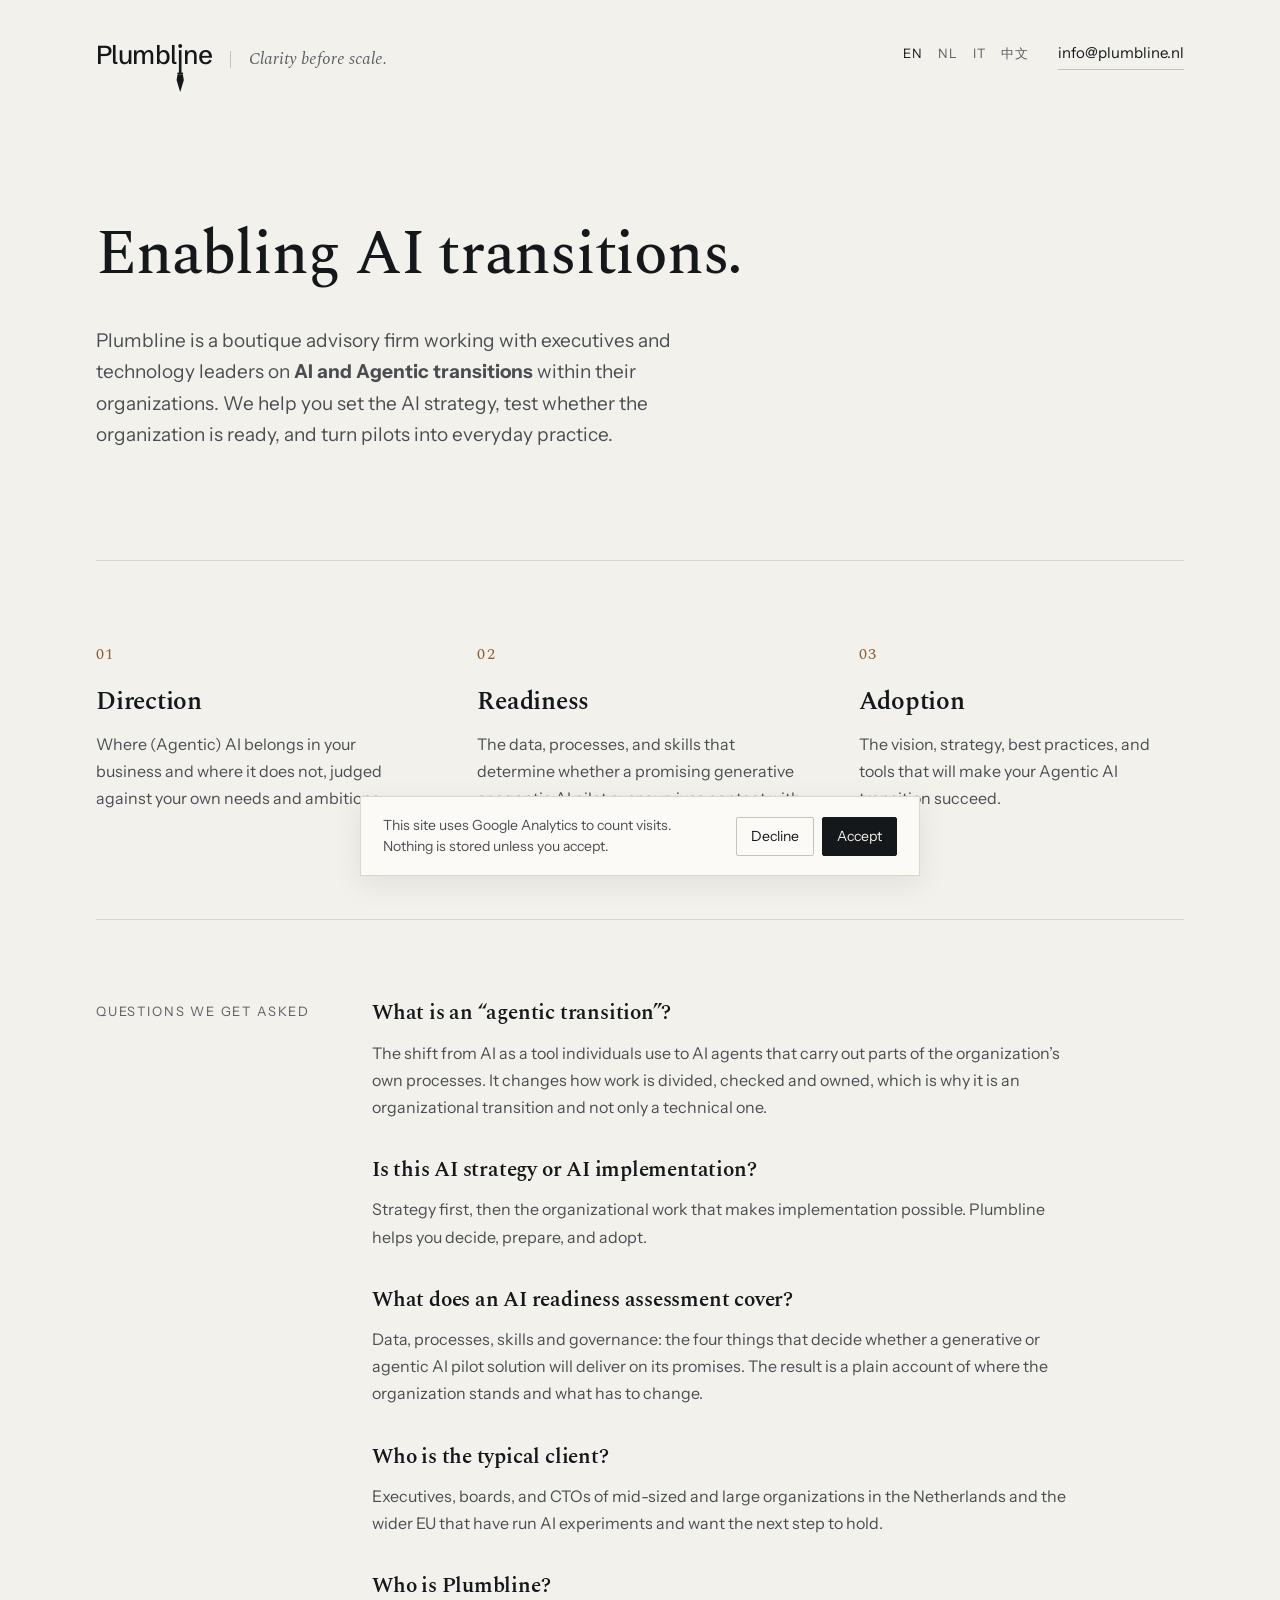
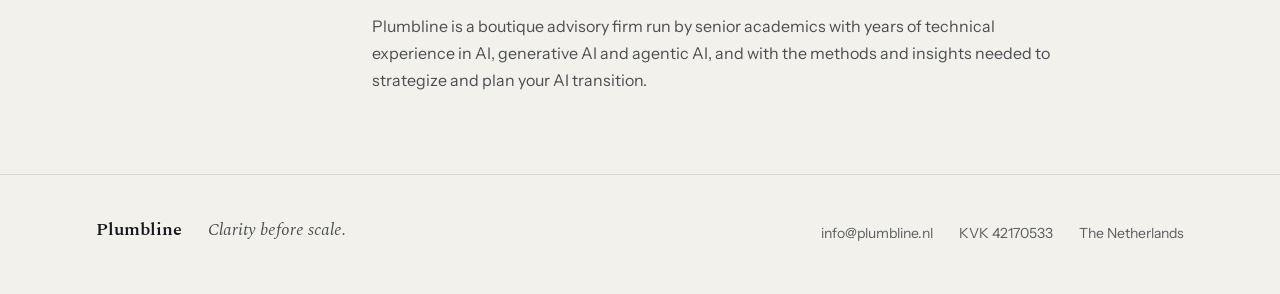
<file: index.html>
<!doctype html>
<html lang="en">
<head>
  <meta charset="utf-8">
  <meta name="viewport" content="width=device-width, initial-scale=1">
  <title>Plumbline · AI and Agentic transition advisory</title>
  <meta name="description" content="Plumbline is a boutique advisory firm working with executives and technology leaders on AI and Agentic transitions within their organizations.">
  <link rel="canonical" href="https://plumbline.nl/">
  <link rel="alternate" hreflang="en" href="https://plumbline.nl/">
  <link rel="alternate" hreflang="nl" href="https://plumbline.nl/nl/">
  <link rel="alternate" hreflang="it" href="https://plumbline.nl/it/">
  <link rel="alternate" hreflang="zh-Hans" href="https://plumbline.nl/zh/">
  <link rel="alternate" hreflang="x-default" href="https://plumbline.nl/">
  <link rel="icon" href="/favicon.svg" type="image/svg+xml">

  <meta property="og:type" content="website">
  <meta property="og:site_name" content="Plumbline">
  <meta property="og:title" content="Plumbline — Enabling AI transitions.">
  <meta property="og:description" content="A boutique advisory firm working with executives and technology leaders on AI and Agentic transitions within their organizations.">
  <meta property="og:url" content="https://plumbline.nl/">
  <meta property="og:image" content="https://plumbline.nl/og-image.png">
  <meta property="og:image:width" content="1200">
  <meta property="og:image:height" content="630">
  <meta property="og:locale" content="en_GB">
  <meta name="twitter:card" content="summary_large_image">
  <meta name="twitter:title" content="Plumbline — Enabling AI transitions.">
  <meta name="twitter:description" content="A boutique advisory firm working with executives and technology leaders on AI and Agentic transitions within their organizations.">
  <meta name="twitter:image" content="https://plumbline.nl/og-image.png">

  <script type="application/ld+json">
  {
    "@context": "https://schema.org",
    "@type": "ProfessionalService",
    "name": "Plumbline",
    "url": "https://plumbline.nl/",
    "logo": "https://plumbline.nl/og-image.png",
    "email": "info@plumbline.nl",
    "description": "A boutique advisory firm working with executives and technology leaders on AI and Agentic transitions within their organizations.",
    "slogan": "Clarity before scale.",
    "areaServed": "NL",
    "address": { "@type": "PostalAddress", "addressCountry": "NL" },
    "identifier": { "@type": "PropertyValue", "propertyID": "KVK", "value": "42170533" },
    "knowsAbout": ["AI adoption", "Agentic AI", "AI transition", "AI strategy", "Organizational readiness"],
    "inLanguage": ["en", "nl", "it", "zh"]
  }
  </script>
  <script type="application/ld+json">
  {
    "@context": "https://schema.org",
    "@type": "FAQPage",
    "mainEntity": [
      {
        "@type": "Question",
        "name": "What is an “agentic transition”?",
        "acceptedAnswer": {
          "@type": "Answer",
          "text": "The shift from AI as a tool individuals use to AI agents that carry out parts of the organization’s own processes. It changes how work is divided, checked and owned, which is why it is an organizational transition and not only a technical one."
        }
      },
      {
        "@type": "Question",
        "name": "Is this AI strategy or AI implementation?",
        "acceptedAnswer": {
          "@type": "Answer",
          "text": "Strategy first, then the organizational work that makes implementation possible. Plumbline helps you decide, prepare, and adopt."
        }
      },
      {
        "@type": "Question",
        "name": "What does an AI readiness assessment cover?",
        "acceptedAnswer": {
          "@type": "Answer",
          "text": "Data, processes, skills and governance: the four things that decide whether a generative or agentic AI pilot solution will deliver on its promises. The result is a plain account of where the organization stands and what has to change."
        }
      },
      {
        "@type": "Question",
        "name": "Who is the typical client?",
        "acceptedAnswer": {
          "@type": "Answer",
          "text": "Executives, boards, and CTOs of mid-sized and large organizations in the Netherlands and the wider EU that have run AI experiments and want the next step to hold."
        }
      },
      {
        "@type": "Question",
        "name": "Who is Plumbline?",
        "acceptedAnswer": {
          "@type": "Answer",
          "text": "Plumbline is a boutique advisory firm run by senior academics with years of technical experience in AI, generative AI and agentic AI, and with the methods and insights needed to strategize and plan your AI transition."
        }
      }
    ]
  }
  </script>
  <link rel="preconnect" href="https://fonts.googleapis.com">
  <link rel="preconnect" href="https://fonts.gstatic.com" crossorigin>
  <link rel="stylesheet" href="https://fonts.googleapis.com/css2?family=Spectral:ital,wght@0,400;0,500;0,600;1,400&family=Instrument+Sans:wght@400;500&family=Schibsted+Grotesk:wght@500&display=swap">
  <link rel="stylesheet" href="/style.css">
  <!-- Google tag (gtag.js) with Consent Mode v2: nothing is stored until the visitor accepts -->
  <script>
    window.dataLayer = window.dataLayer || [];
    function gtag(){dataLayer.push(arguments);}
    gtag('consent', 'default', {
      analytics_storage: 'denied',
      ad_storage: 'denied',
      ad_user_data: 'denied',
      ad_personalization: 'denied',
      wait_for_update: 500
    });
    try {
      if (localStorage.getItem('plumbline-consent') === 'granted') {
        gtag('consent', 'update', { analytics_storage: 'granted' });
      }
    } catch (e) {}
    gtag('js', new Date());
    gtag('config', 'G-5ZQ4G72X6H');
  </script>
  <script async src="https://www.googletagmanager.com/gtag/js?id=G-5ZQ4G72X6H"></script>
</head>
<body>

  <header class="site-header">
    <div class="lockup">
    <a class="wordmark" href="/" aria-label="Plumbline">
      <span>Plumbl</span><span class="drop">i<svg class="plumb" viewBox="0 0 40 189" aria-hidden="true" focusable="false"><circle cx="20" cy="11.65" r="7.6"/><rect x="15" y="27.5" width="10" height="88.5"/><rect x="9" y="114" width="22" height="6"/><path d="M10 120 H30 L34 142 L20 189 L6 142 Z"/></svg></span><span>ne</span>
    </a>
    <span class="header-motto" lang="en" aria-hidden="true">Clarity before scale.</span>
    </div>
    <nav class="header-right">
      <nav class="lang" aria-label="Language">
        <span class="current" aria-current="page">EN</span>
        <a href="/nl/" lang="nl" hreflang="nl" aria-label="Nederlandse versie">NL</a>
        <a href="/it/" lang="it" hreflang="it" aria-label="Versione italiana">IT</a>
        <a href="/zh/" lang="zh-Hans" hreflang="zh-Hans" aria-label="中文版">中文</a>
      </nav>
      <a class="contact" href="mailto:info@plumbline.nl">info@plumbline.nl</a>
    </nav>
  </header>

  <main>
    <section class="hero">
      <h1>Enabling AI transitions.</h1>
      <p>Plumbline is a boutique advisory firm working with executives and technology leaders on <strong>AI and Agentic transitions</strong> within their organizations. We help you set the AI strategy, test whether the organization is ready, and turn pilots into everyday practice.</p>
    </section>

    <hr>

    <section class="services">
      <div>
        <div class="num">01</div>
        <h2>Direction</h2>
        <p>Where (Agentic) AI belongs in your business and where it does not, judged against your own needs and ambitions.</p>
      </div>
      <div>
        <div class="num">02</div>
        <h2>Readiness</h2>
        <p>The data, processes, and skills that determine whether a promising generative or agentic AI pilot ever survives contact with production.</p>
      </div>
      <div>
        <div class="num">03</div>
        <h2>Adoption</h2>
        <p>The vision, strategy, best practices, and tools that will make your Agentic AI transition succeed.</p>
      </div>
    </section>

    <hr>

    <section class="faq">
      <div class="label">Questions we get asked</div>
      <dl>
        <dt>What is an &ldquo;agentic transition&rdquo;?</dt>
        <dd>The shift from AI as a tool individuals use to AI agents that carry out parts of the organization&rsquo;s own processes. It changes how work is divided, checked and owned, which is why it is an organizational transition and not only a technical one.</dd>
        <dt>Is this AI strategy or AI implementation?</dt>
        <dd>Strategy first, then the organizational work that makes implementation possible. Plumbline helps you decide, prepare, and adopt.</dd>
        <dt>What does an AI readiness assessment cover?</dt>
        <dd>Data, processes, skills and governance: the four things that decide whether a generative or agentic AI pilot solution will deliver on its promises. The result is a plain account of where the organization stands and what has to change.</dd>
        <dt>Who is the typical client?</dt>
        <dd>Executives, boards, and CTOs of mid-sized and large organizations in the Netherlands and the wider EU that have run AI experiments and want the next step to hold.</dd>
        <dt>Who is Plumbline?</dt>
        <dd>Plumbline is a boutique advisory firm run by senior academics with years of technical experience in AI, generative AI and agentic AI, and with the methods and insights needed to strategize and plan your AI transition.</dd>
      </dl>
    </section>

  </main>

  <footer class="site-footer">
    <div class="brand">
      <span class="name">Plumbline</span>
      <span class="motto">Clarity before scale.</span>
    </div>
    <div class="meta">
      <a href="mailto:info@plumbline.nl">info@plumbline.nl</a>
      <span>KVK 42170533</span>
      <span>The Netherlands</span>
    </div>
  </footer>

  <div class="consent" id="consent" hidden role="region" aria-label="Cookie notice">
    <p>This site uses Google Analytics to count visits. Nothing is stored unless you accept.</p>
    <div class="consent-actions">
      <button type="button" id="consent-decline">Decline</button>
      <button type="button" id="consent-accept" class="primary">Accept</button>
    </div>
  </div>
  <script>
    (function () {
      var box = document.getElementById('consent');
      var stored = null;
      try { stored = localStorage.getItem('plumbline-consent'); } catch (e) {}
      if (stored) return;
      box.hidden = false;
      function choose(value) {
        try { localStorage.setItem('plumbline-consent', value); } catch (e) {}
        if (value === 'granted') gtag('consent', 'update', { analytics_storage: 'granted' });
        box.hidden = true;
      }
      document.getElementById('consent-accept').addEventListener('click', function () { choose('granted'); });
      document.getElementById('consent-decline').addEventListener('click', function () { choose('denied'); });
    })();
  </script>

</body>
</html>
</file>
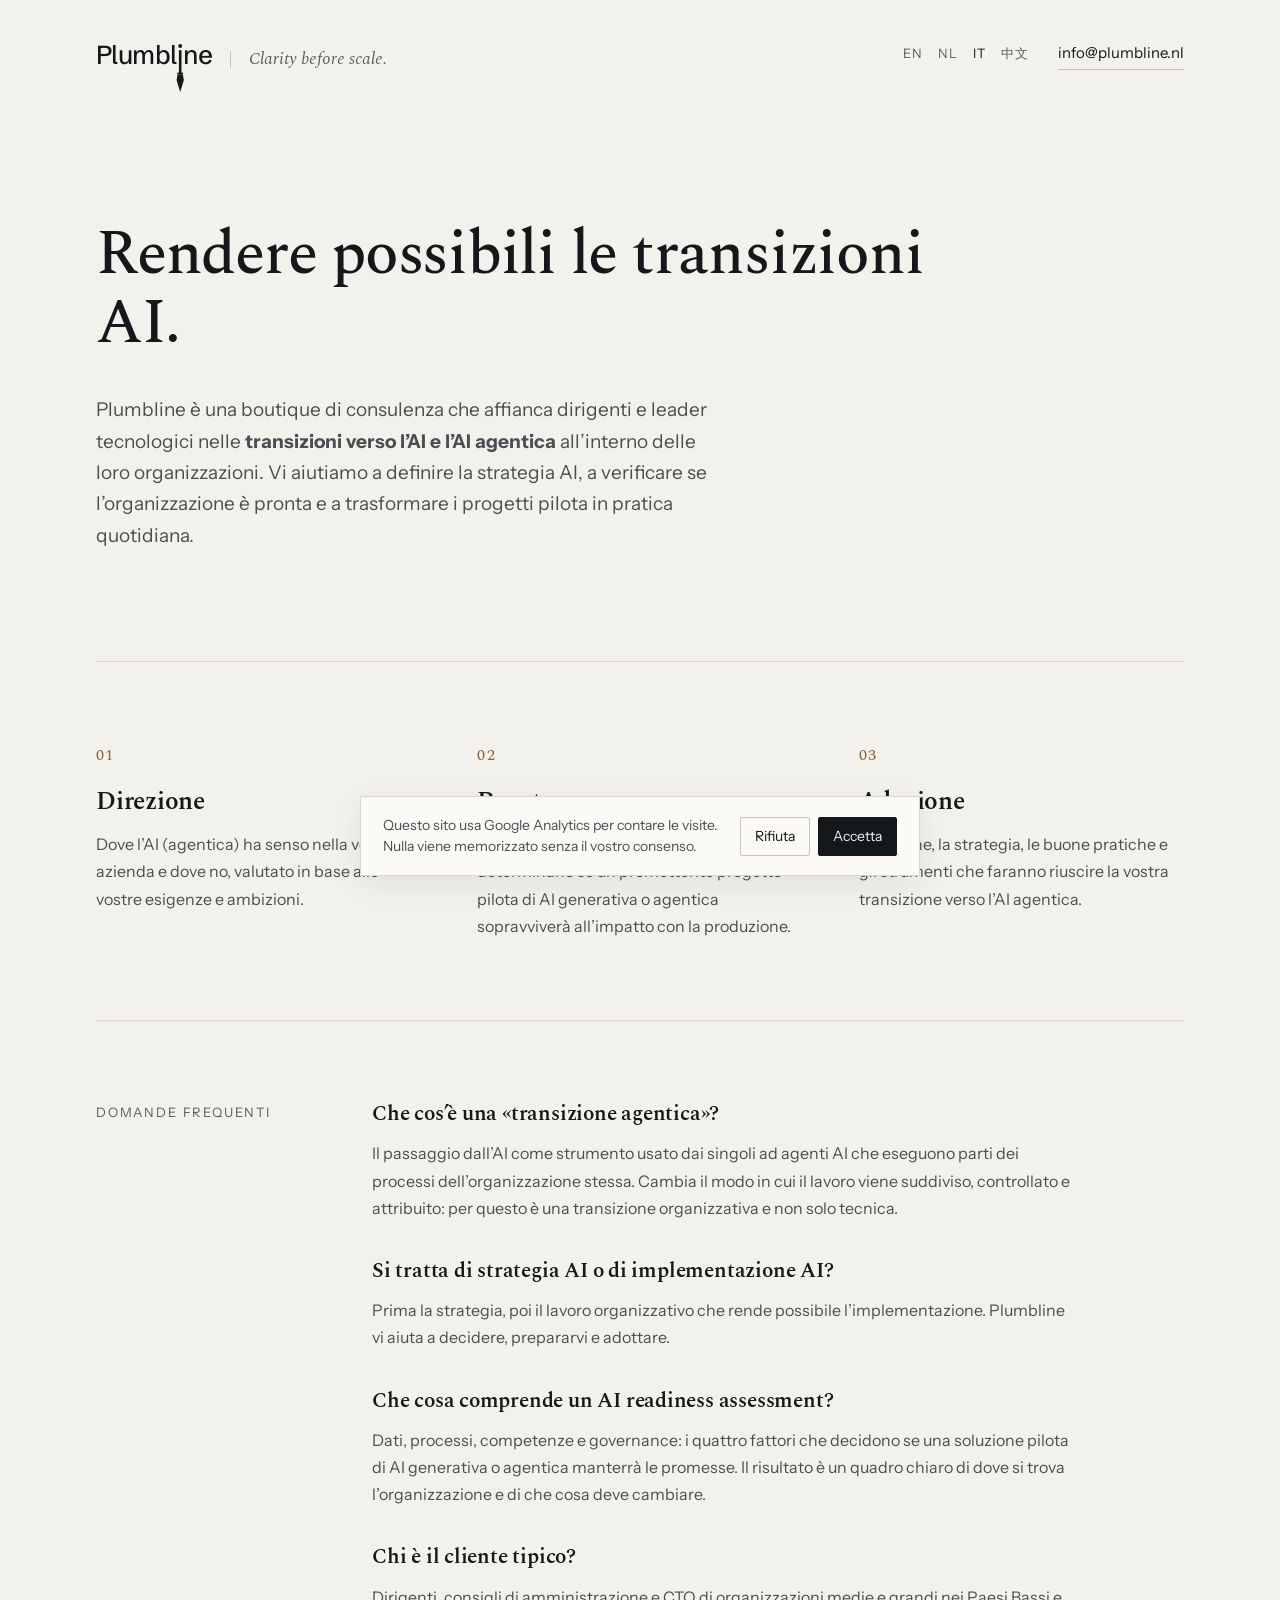
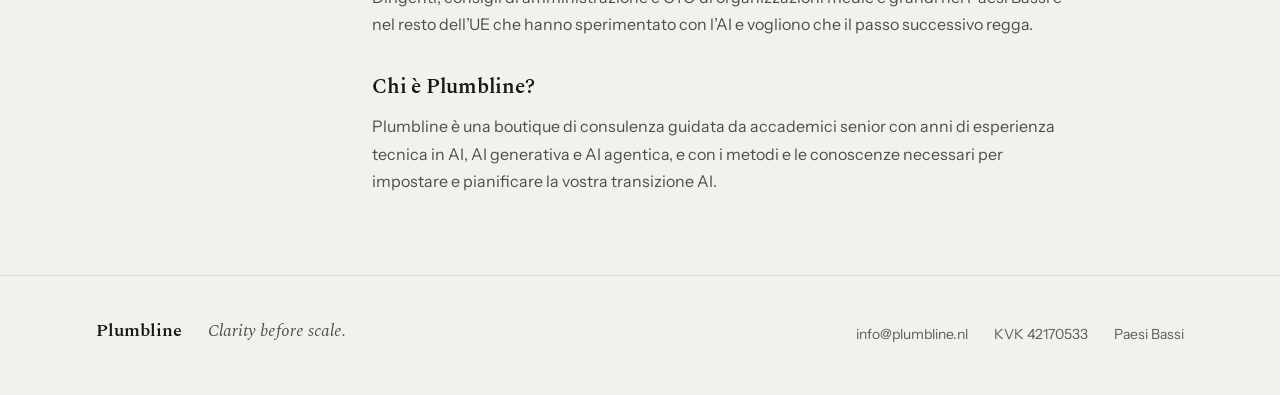
<file: it/index.html>
<!doctype html>
<html lang="it">
<head>
  <meta charset="utf-8">
  <meta name="viewport" content="width=device-width, initial-scale=1">
  <title>Plumbline · Consulenza per transizioni AI e agentiche</title>
  <meta name="description" content="Plumbline è una boutique di consulenza che affianca dirigenti e leader tecnologici nelle transizioni verso l'AI e l'AI agentica all'interno delle loro organizzazioni.">
  <link rel="canonical" href="https://plumbline.nl/it/">
  <link rel="alternate" hreflang="en" href="https://plumbline.nl/">
  <link rel="alternate" hreflang="nl" href="https://plumbline.nl/nl/">
  <link rel="alternate" hreflang="it" href="https://plumbline.nl/it/">
  <link rel="alternate" hreflang="zh-Hans" href="https://plumbline.nl/zh/">
  <link rel="alternate" hreflang="x-default" href="https://plumbline.nl/">
  <link rel="icon" href="/favicon.svg" type="image/svg+xml">

  <meta property="og:type" content="website">
  <meta property="og:site_name" content="Plumbline">
  <meta property="og:title" content="Plumbline — Rendere possibili le transizioni AI.">
  <meta property="og:description" content="Una boutique di consulenza che affianca dirigenti e leader tecnologici nelle transizioni verso l'AI e l'AI agentica all'interno delle loro organizzazioni.">
  <meta property="og:url" content="https://plumbline.nl/it/">
  <meta property="og:image" content="https://plumbline.nl/og-image.png">
  <meta property="og:image:width" content="1200">
  <meta property="og:image:height" content="630">
  <meta property="og:locale" content="it_IT">
  <meta name="twitter:card" content="summary_large_image">
  <meta name="twitter:title" content="Plumbline — Rendere possibili le transizioni AI.">
  <meta name="twitter:description" content="Una boutique di consulenza che affianca dirigenti e leader tecnologici nelle transizioni verso l'AI e l'AI agentica all'interno delle loro organizzazioni.">
  <meta name="twitter:image" content="https://plumbline.nl/og-image.png">

  <script type="application/ld+json">
  {
    "@context": "https://schema.org",
    "@type": "ProfessionalService",
    "name": "Plumbline",
    "url": "https://plumbline.nl/it/",
    "logo": "https://plumbline.nl/og-image.png",
    "email": "info@plumbline.nl",
    "description": "Una boutique di consulenza che affianca dirigenti e leader tecnologici nelle transizioni verso l'AI e l'AI agentica all'interno delle loro organizzazioni.",
    "slogan": "Clarity before scale.",
    "areaServed": "NL",
    "address": { "@type": "PostalAddress", "addressCountry": "NL" },
    "identifier": { "@type": "PropertyValue", "propertyID": "KVK", "value": "42170533" },
    "knowsAbout": ["Adozione dell'AI", "AI agentica", "Transizione AI", "Strategia AI", "Prontezza organizzativa"],
    "inLanguage": ["en", "nl", "it", "zh"]
  }
  </script>
  <script type="application/ld+json">
  {
    "@context": "https://schema.org",
    "@type": "FAQPage",
    "inLanguage": "it",
    "mainEntity": [
      {
        "@type": "Question",
        "name": "Che cos’è una «transizione agentica»?",
        "acceptedAnswer": {
          "@type": "Answer",
          "text": "Il passaggio dall’AI come strumento usato dai singoli ad agenti AI che eseguono parti dei processi dell’organizzazione stessa. Cambia il modo in cui il lavoro viene suddiviso, controllato e attribuito: per questo è una transizione organizzativa e non solo tecnica."
        }
      },
      {
        "@type": "Question",
        "name": "Si tratta di strategia AI o di implementazione AI?",
        "acceptedAnswer": {
          "@type": "Answer",
          "text": "Prima la strategia, poi il lavoro organizzativo che rende possibile l’implementazione. Plumbline vi aiuta a decidere, prepararvi e adottare."
        }
      },
      {
        "@type": "Question",
        "name": "Che cosa comprende un AI readiness assessment?",
        "acceptedAnswer": {
          "@type": "Answer",
          "text": "Dati, processi, competenze e governance: i quattro fattori che decidono se una soluzione pilota di AI generativa o agentica manterrà le promesse. Il risultato è un quadro chiaro di dove si trova l’organizzazione e di che cosa deve cambiare."
        }
      },
      {
        "@type": "Question",
        "name": "Chi è il cliente tipico?",
        "acceptedAnswer": {
          "@type": "Answer",
          "text": "Dirigenti, consigli di amministrazione e CTO di organizzazioni medie e grandi nei Paesi Bassi e nel resto dell’UE che hanno sperimentato con l’AI e vogliono che il passo successivo regga."
        }
      },
      {
        "@type": "Question",
        "name": "Chi è Plumbline?",
        "acceptedAnswer": {
          "@type": "Answer",
          "text": "Plumbline è una boutique di consulenza guidata da accademici senior con anni di esperienza tecnica in AI, AI generativa e AI agentica, e con i metodi e le conoscenze necessari per impostare e pianificare la vostra transizione AI."
        }
      }
    ]
  }
  </script>
  <link rel="preconnect" href="https://fonts.googleapis.com">
  <link rel="preconnect" href="https://fonts.gstatic.com" crossorigin>
  <link rel="stylesheet" href="https://fonts.googleapis.com/css2?family=Spectral:ital,wght@0,400;0,500;0,600;1,400&family=Instrument+Sans:wght@400;500&family=Schibsted+Grotesk:wght@500&display=swap">
  <link rel="stylesheet" href="/style.css">
  <!-- Google tag (gtag.js) with Consent Mode v2: nothing is stored until the visitor accepts -->
  <script>
    window.dataLayer = window.dataLayer || [];
    function gtag(){dataLayer.push(arguments);}
    gtag('consent', 'default', {
      analytics_storage: 'denied',
      ad_storage: 'denied',
      ad_user_data: 'denied',
      ad_personalization: 'denied',
      wait_for_update: 500
    });
    try {
      if (localStorage.getItem('plumbline-consent') === 'granted') {
        gtag('consent', 'update', { analytics_storage: 'granted' });
      }
    } catch (e) {}
    gtag('js', new Date());
    gtag('config', 'G-5ZQ4G72X6H');
  </script>
  <script async src="https://www.googletagmanager.com/gtag/js?id=G-5ZQ4G72X6H"></script>
</head>
<body>

  <header class="site-header">
    <div class="lockup">
    <a class="wordmark" href="/it/" aria-label="Plumbline">
      <span>Plumbl</span><span class="drop">i<svg class="plumb" viewBox="0 0 40 189" aria-hidden="true" focusable="false"><circle cx="20" cy="11.65" r="7.6"/><rect x="15" y="27.5" width="10" height="88.5"/><rect x="9" y="114" width="22" height="6"/><path d="M10 120 H30 L34 142 L20 189 L6 142 Z"/></svg></span><span>ne</span>
    </a>
    <span class="header-motto" lang="en" aria-hidden="true">Clarity before scale.</span>
    </div>
    <nav class="header-right">
      <nav class="lang" aria-label="Language">
        <a href="/" lang="en" hreflang="en" aria-label="English version">EN</a>
        <a href="/nl/" lang="nl" hreflang="nl" aria-label="Nederlandse versie">NL</a>
        <span class="current" aria-current="page">IT</span>
        <a href="/zh/" lang="zh-Hans" hreflang="zh-Hans" aria-label="中文版">中文</a>
      </nav>
      <a class="contact" href="mailto:info@plumbline.nl">info@plumbline.nl</a>
    </nav>
  </header>

  <main>
    <section class="hero">
      <h1>Rendere possibili le transizioni AI.</h1>
      <p>Plumbline è una boutique di consulenza che affianca dirigenti e leader tecnologici nelle <strong>transizioni verso l&rsquo;AI e l&rsquo;AI agentica</strong> all&rsquo;interno delle loro organizzazioni. Vi aiutiamo a definire la strategia AI, a verificare se l&rsquo;organizzazione è pronta e a trasformare i progetti pilota in pratica quotidiana.</p>
    </section>

    <hr>

    <section class="services">
      <div>
        <div class="num">01</div>
        <h2>Direzione</h2>
        <p>Dove l&rsquo;AI (agentica) ha senso nella vostra azienda e dove no, valutato in base alle vostre esigenze e ambizioni.</p>
      </div>
      <div>
        <div class="num">02</div>
        <h2>Prontezza</h2>
        <p>I dati, i processi e le competenze che determinano se un promettente progetto pilota di AI generativa o agentica sopravviverà all&rsquo;impatto con la produzione.</p>
      </div>
      <div>
        <div class="num">03</div>
        <h2>Adozione</h2>
        <p>La visione, la strategia, le buone pratiche e gli strumenti che faranno riuscire la vostra transizione verso l&rsquo;AI agentica.</p>
      </div>
    </section>

    <hr>

    <section class="faq">
      <div class="label">Domande frequenti</div>
      <dl>
        <dt>Che cos&rsquo;è una &laquo;transizione agentica&raquo;?</dt>
        <dd>Il passaggio dall&rsquo;AI come strumento usato dai singoli ad agenti AI che eseguono parti dei processi dell&rsquo;organizzazione stessa. Cambia il modo in cui il lavoro viene suddiviso, controllato e attribuito: per questo è una transizione organizzativa e non solo tecnica.</dd>
        <dt>Si tratta di strategia AI o di implementazione AI?</dt>
        <dd>Prima la strategia, poi il lavoro organizzativo che rende possibile l&rsquo;implementazione. Plumbline vi aiuta a decidere, prepararvi e adottare.</dd>
        <dt>Che cosa comprende un AI readiness assessment?</dt>
        <dd>Dati, processi, competenze e governance: i quattro fattori che decidono se una soluzione pilota di AI generativa o agentica manterrà le promesse. Il risultato è un quadro chiaro di dove si trova l&rsquo;organizzazione e di che cosa deve cambiare.</dd>
        <dt>Chi è il cliente tipico?</dt>
        <dd>Dirigenti, consigli di amministrazione e CTO di organizzazioni medie e grandi nei Paesi Bassi e nel resto dell&rsquo;UE che hanno sperimentato con l&rsquo;AI e vogliono che il passo successivo regga.</dd>
        <dt>Chi è Plumbline?</dt>
        <dd>Plumbline è una boutique di consulenza guidata da accademici senior con anni di esperienza tecnica in AI, AI generativa e AI agentica, e con i metodi e le conoscenze necessari per impostare e pianificare la vostra transizione AI.</dd>
      </dl>
    </section>

  </main>

  <footer class="site-footer">
    <div class="brand">
      <span class="name">Plumbline</span>
      <span class="motto">Clarity before scale.</span>
    </div>
    <div class="meta">
      <a href="mailto:info@plumbline.nl">info@plumbline.nl</a>
      <span>KVK 42170533</span>
      <span>Paesi Bassi</span>
    </div>
  </footer>

  <div class="consent" id="consent" hidden role="region" aria-label="Avviso sui cookie">
    <p>Questo sito usa Google Analytics per contare le visite. Nulla viene memorizzato senza il vostro consenso.</p>
    <div class="consent-actions">
      <button type="button" id="consent-decline">Rifiuta</button>
      <button type="button" id="consent-accept" class="primary">Accetta</button>
    </div>
  </div>
  <script>
    (function () {
      var box = document.getElementById('consent');
      var stored = null;
      try { stored = localStorage.getItem('plumbline-consent'); } catch (e) {}
      if (stored) return;
      box.hidden = false;
      function choose(value) {
        try { localStorage.setItem('plumbline-consent', value); } catch (e) {}
        if (value === 'granted') gtag('consent', 'update', { analytics_storage: 'granted' });
        box.hidden = true;
      }
      document.getElementById('consent-accept').addEventListener('click', function () { choose('granted'); });
      document.getElementById('consent-decline').addEventListener('click', function () { choose('denied'); });
    })();
  </script>

</body>
</html>
</file>
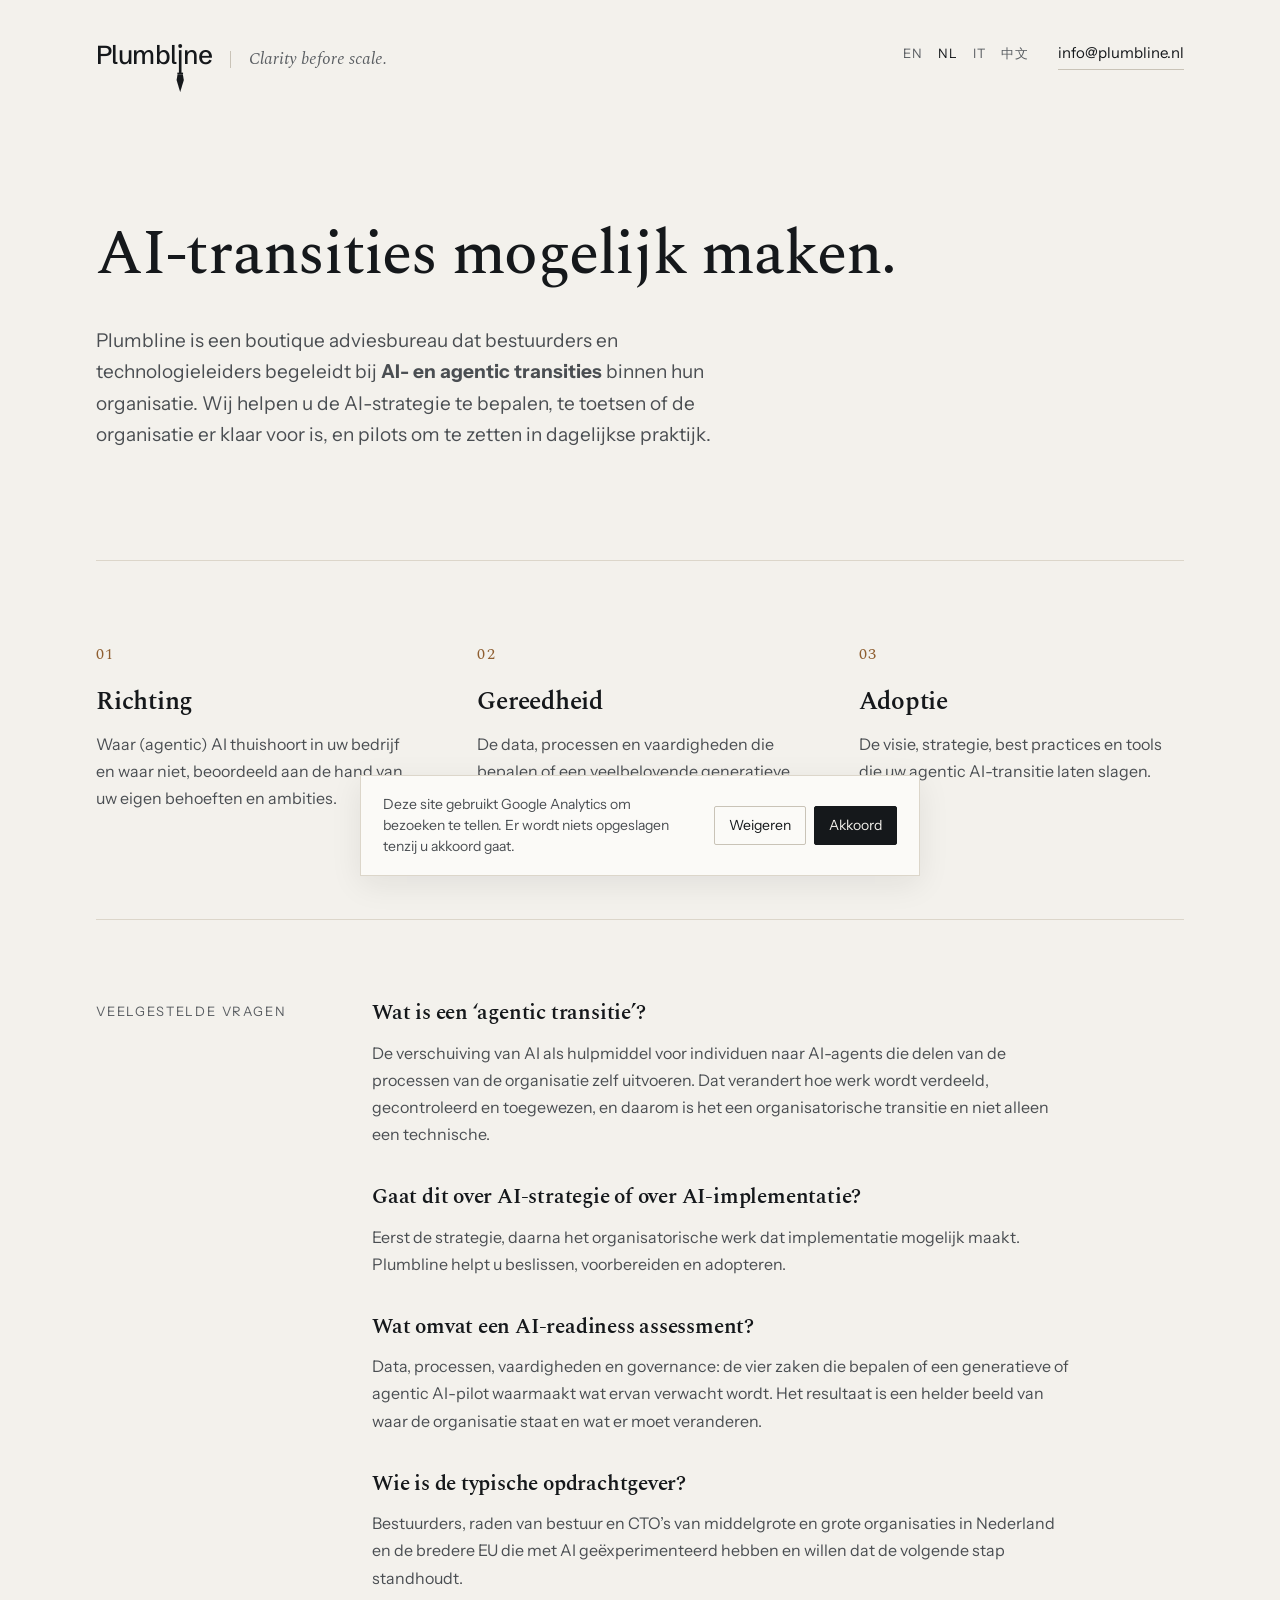
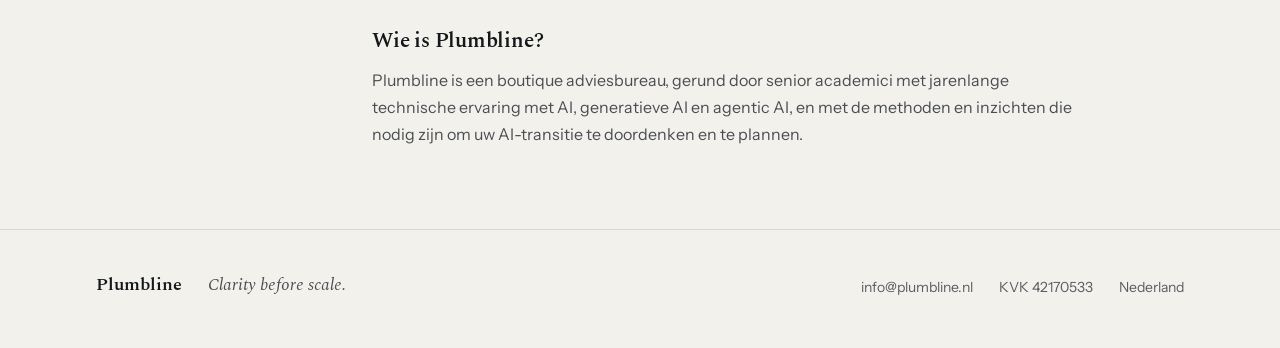
<file: nl/index.html>
<!doctype html>
<html lang="nl">
<head>
  <meta charset="utf-8">
  <meta name="viewport" content="width=device-width, initial-scale=1">
  <title>Plumbline · Advies bij AI- en agentic transities</title>
  <meta name="description" content="Plumbline is een boutique adviesbureau dat bestuurders en technologieleiders begeleidt bij AI- en agentic transities binnen hun organisatie.">
  <link rel="canonical" href="https://plumbline.nl/nl/">
  <link rel="alternate" hreflang="en" href="https://plumbline.nl/">
  <link rel="alternate" hreflang="nl" href="https://plumbline.nl/nl/">
  <link rel="alternate" hreflang="it" href="https://plumbline.nl/it/">
  <link rel="alternate" hreflang="zh-Hans" href="https://plumbline.nl/zh/">
  <link rel="alternate" hreflang="x-default" href="https://plumbline.nl/">
  <link rel="icon" href="/favicon.svg" type="image/svg+xml">

  <meta property="og:type" content="website">
  <meta property="og:site_name" content="Plumbline">
  <meta property="og:title" content="Plumbline — AI-transities mogelijk maken.">
  <meta property="og:description" content="Een boutique adviesbureau dat bestuurders en technologieleiders begeleidt bij AI- en agentic transities binnen hun organisatie.">
  <meta property="og:url" content="https://plumbline.nl/nl/">
  <meta property="og:image" content="https://plumbline.nl/og-image.png">
  <meta property="og:image:width" content="1200">
  <meta property="og:image:height" content="630">
  <meta property="og:locale" content="nl_NL">
  <meta name="twitter:card" content="summary_large_image">
  <meta name="twitter:title" content="Plumbline — AI-transities mogelijk maken.">
  <meta name="twitter:description" content="Een boutique adviesbureau dat bestuurders en technologieleiders begeleidt bij AI- en agentic transities binnen hun organisatie.">
  <meta name="twitter:image" content="https://plumbline.nl/og-image.png">

  <script type="application/ld+json">
  {
    "@context": "https://schema.org",
    "@type": "ProfessionalService",
    "name": "Plumbline",
    "url": "https://plumbline.nl/nl/",
    "logo": "https://plumbline.nl/og-image.png",
    "email": "info@plumbline.nl",
    "description": "Een boutique adviesbureau dat bestuurders en technologieleiders begeleidt bij AI- en agentic transities binnen hun organisatie.",
    "slogan": "Clarity before scale.",
    "areaServed": "NL",
    "address": { "@type": "PostalAddress", "addressCountry": "NL" },
    "identifier": { "@type": "PropertyValue", "propertyID": "KVK", "value": "42170533" },
    "knowsAbout": ["AI-adoptie", "Agentic AI", "AI-transitie", "AI-strategie", "Organisatiegereedheid"],
    "inLanguage": ["en", "nl", "it", "zh"]
  }
  </script>
  <script type="application/ld+json">
  {
    "@context": "https://schema.org",
    "@type": "FAQPage",
    "inLanguage": "nl",
    "mainEntity": [
      {
        "@type": "Question",
        "name": "Wat is een ‘agentic transitie’?",
        "acceptedAnswer": {
          "@type": "Answer",
          "text": "De verschuiving van AI als hulpmiddel voor individuen naar AI-agents die delen van de processen van de organisatie zelf uitvoeren. Dat verandert hoe werk wordt verdeeld, gecontroleerd en toegewezen, en daarom is het een organisatorische transitie en niet alleen een technische."
        }
      },
      {
        "@type": "Question",
        "name": "Gaat dit over AI-strategie of over AI-implementatie?",
        "acceptedAnswer": {
          "@type": "Answer",
          "text": "Eerst de strategie, daarna het organisatorische werk dat implementatie mogelijk maakt. Plumbline helpt u beslissen, voorbereiden en adopteren."
        }
      },
      {
        "@type": "Question",
        "name": "Wat omvat een AI-readiness assessment?",
        "acceptedAnswer": {
          "@type": "Answer",
          "text": "Data, processen, vaardigheden en governance: de vier zaken die bepalen of een generatieve of agentic AI-pilot waarmaakt wat ervan verwacht wordt. Het resultaat is een helder beeld van waar de organisatie staat en wat er moet veranderen."
        }
      },
      {
        "@type": "Question",
        "name": "Wie is de typische opdrachtgever?",
        "acceptedAnswer": {
          "@type": "Answer",
          "text": "Bestuurders, raden van bestuur en CTO’s van middelgrote en grote organisaties in Nederland en de bredere EU die met AI geëxperimenteerd hebben en willen dat de volgende stap standhoudt."
        }
      },
      {
        "@type": "Question",
        "name": "Wie is Plumbline?",
        "acceptedAnswer": {
          "@type": "Answer",
          "text": "Plumbline is een boutique adviesbureau, gerund door senior academici met jarenlange technische ervaring met AI, generatieve AI en agentic AI, en met de methoden en inzichten die nodig zijn om uw AI-transitie te doordenken en te plannen."
        }
      }
    ]
  }
  </script>
  <link rel="preconnect" href="https://fonts.googleapis.com">
  <link rel="preconnect" href="https://fonts.gstatic.com" crossorigin>
  <link rel="stylesheet" href="https://fonts.googleapis.com/css2?family=Spectral:ital,wght@0,400;0,500;0,600;1,400&family=Instrument+Sans:wght@400;500&family=Schibsted+Grotesk:wght@500&display=swap">
  <link rel="stylesheet" href="/style.css">
  <!-- Google tag (gtag.js) with Consent Mode v2: nothing is stored until the visitor accepts -->
  <script>
    window.dataLayer = window.dataLayer || [];
    function gtag(){dataLayer.push(arguments);}
    gtag('consent', 'default', {
      analytics_storage: 'denied',
      ad_storage: 'denied',
      ad_user_data: 'denied',
      ad_personalization: 'denied',
      wait_for_update: 500
    });
    try {
      if (localStorage.getItem('plumbline-consent') === 'granted') {
        gtag('consent', 'update', { analytics_storage: 'granted' });
      }
    } catch (e) {}
    gtag('js', new Date());
    gtag('config', 'G-5ZQ4G72X6H');
  </script>
  <script async src="https://www.googletagmanager.com/gtag/js?id=G-5ZQ4G72X6H"></script>
</head>
<body>

  <header class="site-header">
    <div class="lockup">
    <a class="wordmark" href="/nl/" aria-label="Plumbline">
      <span>Plumbl</span><span class="drop">i<svg class="plumb" viewBox="0 0 40 189" aria-hidden="true" focusable="false"><circle cx="20" cy="11.65" r="7.6"/><rect x="15" y="27.5" width="10" height="88.5"/><rect x="9" y="114" width="22" height="6"/><path d="M10 120 H30 L34 142 L20 189 L6 142 Z"/></svg></span><span>ne</span>
    </a>
    <span class="header-motto" lang="en" aria-hidden="true">Clarity before scale.</span>
    </div>
    <nav class="header-right">
      <nav class="lang" aria-label="Language">
        <a href="/" lang="en" hreflang="en" aria-label="English version">EN</a>
        <span class="current" aria-current="page">NL</span>
        <a href="/it/" lang="it" hreflang="it" aria-label="Versione italiana">IT</a>
        <a href="/zh/" lang="zh-Hans" hreflang="zh-Hans" aria-label="中文版">中文</a>
      </nav>
      <a class="contact" href="mailto:info@plumbline.nl">info@plumbline.nl</a>
    </nav>
  </header>

  <main>
    <section class="hero">
      <h1>AI-transities mogelijk maken.</h1>
      <p>Plumbline is een boutique adviesbureau dat bestuurders en technologieleiders begeleidt bij <strong>AI- en agentic transities</strong> binnen hun organisatie. Wij helpen u de AI-strategie te bepalen, te toetsen of de organisatie er klaar voor is, en pilots om te zetten in dagelijkse praktijk.</p>
    </section>

    <hr>

    <section class="services">
      <div>
        <div class="num">01</div>
        <h2>Richting</h2>
        <p>Waar (agentic) AI thuishoort in uw bedrijf en waar niet, beoordeeld aan de hand van uw eigen behoeften en ambities.</p>
      </div>
      <div>
        <div class="num">02</div>
        <h2>Gereedheid</h2>
        <p>De data, processen en vaardigheden die bepalen of een veelbelovende generatieve of agentic AI-pilot de stap naar productie overleeft.</p>
      </div>
      <div>
        <div class="num">03</div>
        <h2>Adoptie</h2>
        <p>De visie, strategie, best practices en tools die uw agentic AI-transitie laten slagen.</p>
      </div>
    </section>

    <hr>

    <section class="faq">
      <div class="label">Veelgestelde vragen</div>
      <dl>
        <dt>Wat is een &lsquo;agentic transitie&rsquo;?</dt>
        <dd>De verschuiving van AI als hulpmiddel voor individuen naar AI-agents die delen van de processen van de organisatie zelf uitvoeren. Dat verandert hoe werk wordt verdeeld, gecontroleerd en toegewezen, en daarom is het een organisatorische transitie en niet alleen een technische.</dd>
        <dt>Gaat dit over AI-strategie of over AI-implementatie?</dt>
        <dd>Eerst de strategie, daarna het organisatorische werk dat implementatie mogelijk maakt. Plumbline helpt u beslissen, voorbereiden en adopteren.</dd>
        <dt>Wat omvat een AI-readiness assessment?</dt>
        <dd>Data, processen, vaardigheden en governance: de vier zaken die bepalen of een generatieve of agentic AI-pilot waarmaakt wat ervan verwacht wordt. Het resultaat is een helder beeld van waar de organisatie staat en wat er moet veranderen.</dd>
        <dt>Wie is de typische opdrachtgever?</dt>
        <dd>Bestuurders, raden van bestuur en CTO&rsquo;s van middelgrote en grote organisaties in Nederland en de bredere EU die met AI ge&euml;xperimenteerd hebben en willen dat de volgende stap standhoudt.</dd>
        <dt>Wie is Plumbline?</dt>
        <dd>Plumbline is een boutique adviesbureau, gerund door senior academici met jarenlange technische ervaring met AI, generatieve AI en agentic AI, en met de methoden en inzichten die nodig zijn om uw AI-transitie te doordenken en te plannen.</dd>
      </dl>
    </section>

  </main>

  <footer class="site-footer">
    <div class="brand">
      <span class="name">Plumbline</span>
      <span class="motto">Clarity before scale.</span>
    </div>
    <div class="meta">
      <a href="mailto:info@plumbline.nl">info@plumbline.nl</a>
      <span>KVK 42170533</span>
      <span>Nederland</span>
    </div>
  </footer>

  <div class="consent" id="consent" hidden role="region" aria-label="Cookiemelding">
    <p>Deze site gebruikt Google Analytics om bezoeken te tellen. Er wordt niets opgeslagen tenzij u akkoord gaat.</p>
    <div class="consent-actions">
      <button type="button" id="consent-decline">Weigeren</button>
      <button type="button" id="consent-accept" class="primary">Akkoord</button>
    </div>
  </div>
  <script>
    (function () {
      var box = document.getElementById('consent');
      var stored = null;
      try { stored = localStorage.getItem('plumbline-consent'); } catch (e) {}
      if (stored) return;
      box.hidden = false;
      function choose(value) {
        try { localStorage.setItem('plumbline-consent', value); } catch (e) {}
        if (value === 'granted') gtag('consent', 'update', { analytics_storage: 'granted' });
        box.hidden = true;
      }
      document.getElementById('consent-accept').addEventListener('click', function () { choose('granted'); });
      document.getElementById('consent-decline').addEventListener('click', function () { choose('denied'); });
    })();
  </script>

</body>
</html>
</file>
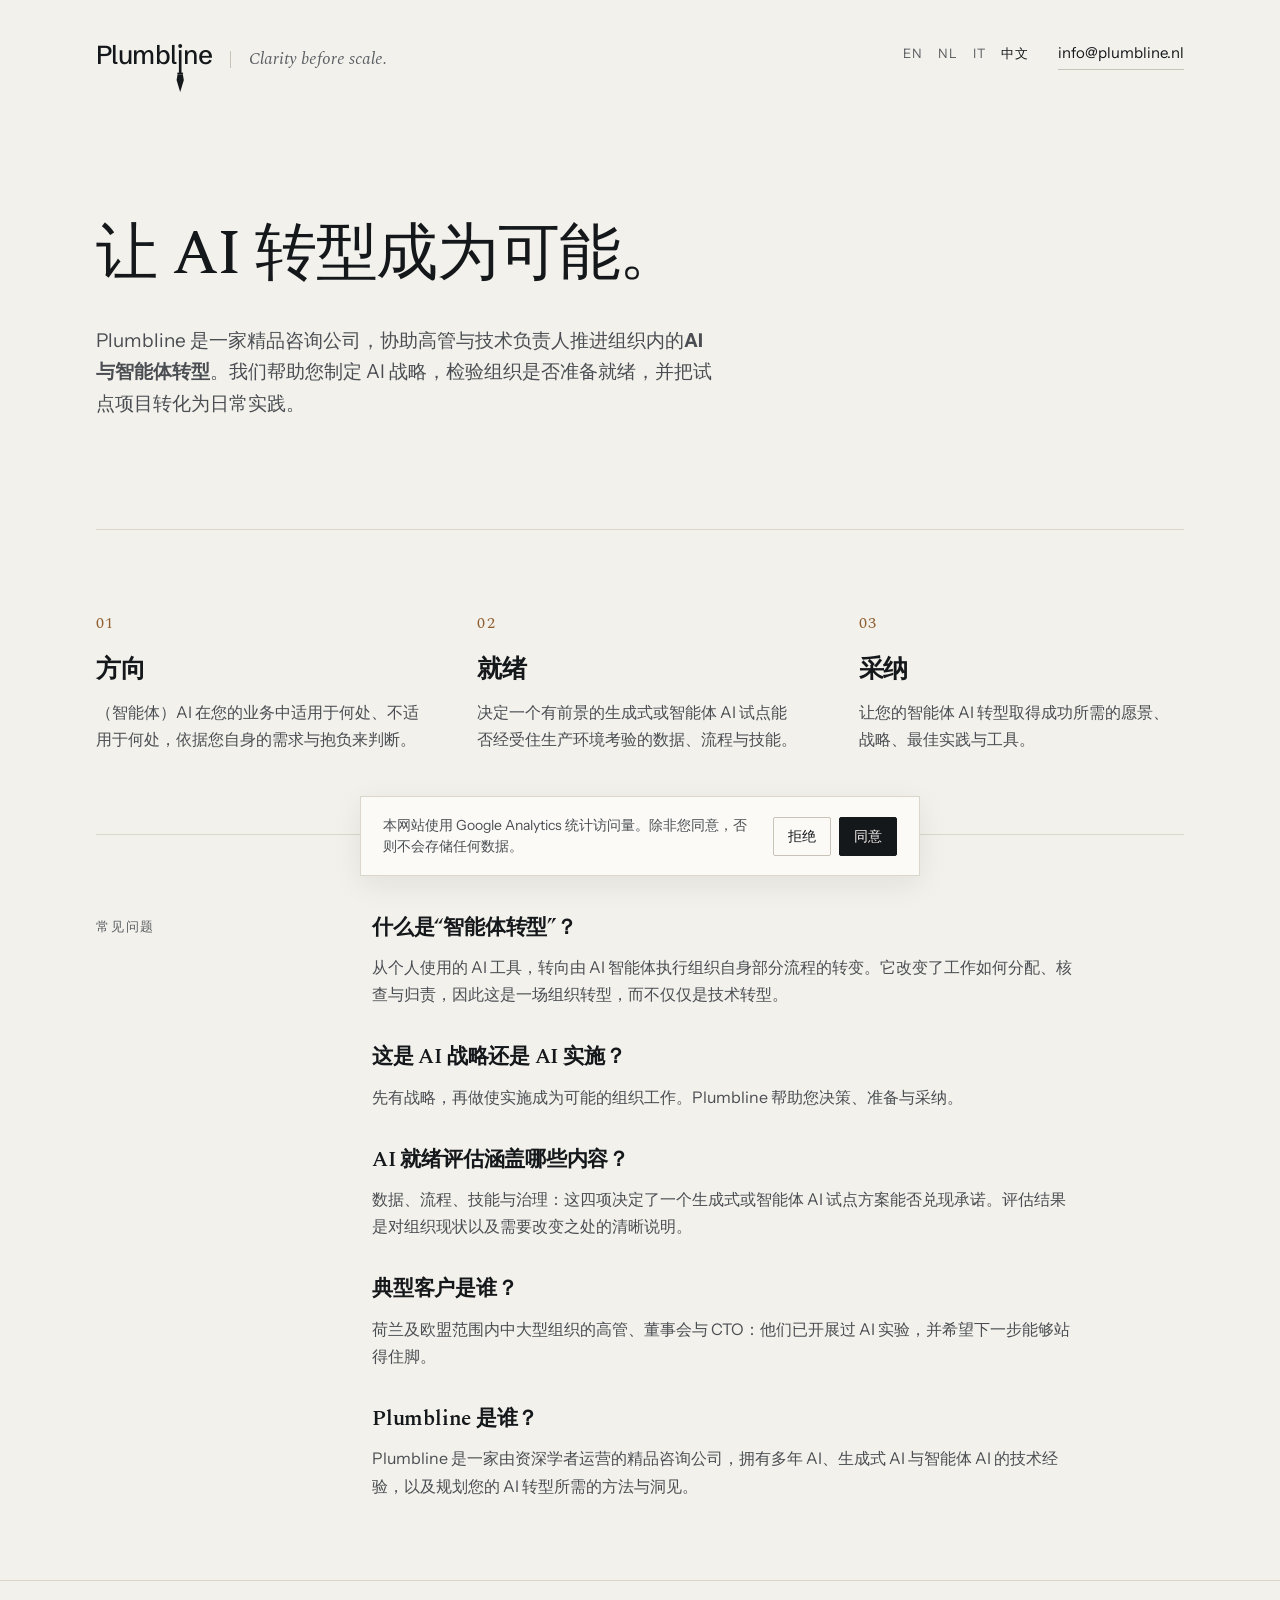
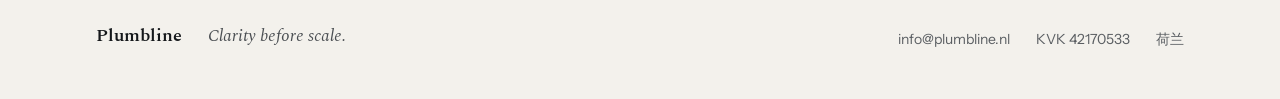
<file: zh/index.html>
<!doctype html>
<html lang="zh-Hans">
<head>
  <meta charset="utf-8">
  <meta name="viewport" content="width=device-width, initial-scale=1">
  <title>Plumbline · AI 与智能体转型咨询</title>
  <meta name="description" content="Plumbline 是一家精品咨询公司，协助高管与技术负责人推进组织内的 AI 与智能体（Agentic AI）转型。">
  <link rel="canonical" href="https://plumbline.nl/zh/">
  <link rel="alternate" hreflang="en" href="https://plumbline.nl/">
  <link rel="alternate" hreflang="nl" href="https://plumbline.nl/nl/">
  <link rel="alternate" hreflang="it" href="https://plumbline.nl/it/">
  <link rel="alternate" hreflang="zh-Hans" href="https://plumbline.nl/zh/">
  <link rel="alternate" hreflang="x-default" href="https://plumbline.nl/">
  <link rel="icon" href="/favicon.svg" type="image/svg+xml">

  <meta property="og:type" content="website">
  <meta property="og:site_name" content="Plumbline">
  <meta property="og:title" content="Plumbline — 让 AI 转型成为可能。">
  <meta property="og:description" content="一家精品咨询公司，协助高管与技术负责人推进组织内的 AI 与智能体（Agentic AI）转型。">
  <meta property="og:url" content="https://plumbline.nl/zh/">
  <meta property="og:image" content="https://plumbline.nl/og-image.png">
  <meta property="og:image:width" content="1200">
  <meta property="og:image:height" content="630">
  <meta property="og:locale" content="zh_CN">
  <meta name="twitter:card" content="summary_large_image">
  <meta name="twitter:title" content="Plumbline — 让 AI 转型成为可能。">
  <meta name="twitter:description" content="一家精品咨询公司，协助高管与技术负责人推进组织内的 AI 与智能体（Agentic AI）转型。">
  <meta name="twitter:image" content="https://plumbline.nl/og-image.png">

  <script type="application/ld+json">
  {
    "@context": "https://schema.org",
    "@type": "ProfessionalService",
    "name": "Plumbline",
    "url": "https://plumbline.nl/zh/",
    "logo": "https://plumbline.nl/og-image.png",
    "email": "info@plumbline.nl",
    "description": "一家精品咨询公司，协助高管与技术负责人推进组织内的 AI 与智能体（Agentic AI）转型。",
    "slogan": "Clarity before scale.",
    "areaServed": "NL",
    "address": { "@type": "PostalAddress", "addressCountry": "NL" },
    "identifier": { "@type": "PropertyValue", "propertyID": "KVK", "value": "42170533" },
    "knowsAbout": ["AI 采纳", "智能体 AI", "AI 转型", "AI 战略", "组织就绪度"],
    "inLanguage": ["en", "nl", "it", "zh"]
  }
  </script>
  <script type="application/ld+json">
  {
    "@context": "https://schema.org",
    "@type": "FAQPage",
    "inLanguage": "zh-Hans",
    "mainEntity": [
      {
        "@type": "Question",
        "name": "什么是“智能体转型”？",
        "acceptedAnswer": {
          "@type": "Answer",
          "text": "从个人使用的 AI 工具，转向由 AI 智能体执行组织自身部分流程的转变。它改变了工作如何分配、核查与归责，因此这是一场组织转型，而不仅仅是技术转型。"
        }
      },
      {
        "@type": "Question",
        "name": "这是 AI 战略还是 AI 实施？",
        "acceptedAnswer": {
          "@type": "Answer",
          "text": "先有战略，再做使实施成为可能的组织工作。Plumbline 帮助您决策、准备与采纳。"
        }
      },
      {
        "@type": "Question",
        "name": "AI 就绪评估涵盖哪些内容？",
        "acceptedAnswer": {
          "@type": "Answer",
          "text": "数据、流程、技能与治理：这四项决定了一个生成式或智能体 AI 试点方案能否兑现承诺。评估结果是对组织现状以及需要改变之处的清晰说明。"
        }
      },
      {
        "@type": "Question",
        "name": "典型客户是谁？",
        "acceptedAnswer": {
          "@type": "Answer",
          "text": "荷兰及欧盟范围内中大型组织的高管、董事会与 CTO：他们已开展过 AI 实验，并希望下一步能够站得住脚。"
        }
      },
      {
        "@type": "Question",
        "name": "Plumbline 是谁？",
        "acceptedAnswer": {
          "@type": "Answer",
          "text": "Plumbline 是一家由资深学者运营的精品咨询公司，拥有多年 AI、生成式 AI 与智能体 AI 的技术经验，以及规划您的 AI 转型所需的方法与洞见。"
        }
      }
    ]
  }
  </script>
  <link rel="stylesheet" href="https://fonts.googleapis.com/css2?family=Noto+Serif+SC:wght@500;600&family=Noto+Sans+SC:wght@400;500&display=swap">
  <style>:root{--serif:Spectral,"Noto Serif SC",Georgia,serif;--sans:"Instrument Sans","Noto Sans SC",system-ui,sans-serif} h1,h2,.faq dt{letter-spacing:0} .hero h1{line-height:1.25}</style>
  <link rel="preconnect" href="https://fonts.googleapis.com">
  <link rel="preconnect" href="https://fonts.gstatic.com" crossorigin>
  <link rel="stylesheet" href="https://fonts.googleapis.com/css2?family=Spectral:ital,wght@0,400;0,500;0,600;1,400&family=Instrument+Sans:wght@400;500&family=Schibsted+Grotesk:wght@500&display=swap">
  <link rel="stylesheet" href="/style.css">
  <!-- Google tag (gtag.js) with Consent Mode v2: nothing is stored until the visitor accepts -->
  <script>
    window.dataLayer = window.dataLayer || [];
    function gtag(){dataLayer.push(arguments);}
    gtag('consent', 'default', {
      analytics_storage: 'denied',
      ad_storage: 'denied',
      ad_user_data: 'denied',
      ad_personalization: 'denied',
      wait_for_update: 500
    });
    try {
      if (localStorage.getItem('plumbline-consent') === 'granted') {
        gtag('consent', 'update', { analytics_storage: 'granted' });
      }
    } catch (e) {}
    gtag('js', new Date());
    gtag('config', 'G-5ZQ4G72X6H');
  </script>
  <script async src="https://www.googletagmanager.com/gtag/js?id=G-5ZQ4G72X6H"></script>
</head>
<body>

  <header class="site-header">
    <div class="lockup">
    <a class="wordmark" href="/zh/" aria-label="Plumbline">
      <span>Plumbl</span><span class="drop">i<svg class="plumb" viewBox="0 0 40 189" aria-hidden="true" focusable="false"><circle cx="20" cy="11.65" r="7.6"/><rect x="15" y="27.5" width="10" height="88.5"/><rect x="9" y="114" width="22" height="6"/><path d="M10 120 H30 L34 142 L20 189 L6 142 Z"/></svg></span><span>ne</span>
    </a>
    <span class="header-motto" lang="en" aria-hidden="true">Clarity before scale.</span>
    </div>
    <nav class="header-right">
      <nav class="lang" aria-label="Language">
        <a href="/" lang="en" hreflang="en" aria-label="English version">EN</a>
        <a href="/nl/" lang="nl" hreflang="nl" aria-label="Nederlandse versie">NL</a>
        <a href="/it/" lang="it" hreflang="it" aria-label="Versione italiana">IT</a>
        <span class="current" aria-current="page">中文</span>
      </nav>
      <a class="contact" href="mailto:info@plumbline.nl">info@plumbline.nl</a>
    </nav>
  </header>

  <main>
    <section class="hero">
      <h1>让 AI 转型成为可能。</h1>
      <p>Plumbline 是一家精品咨询公司，协助高管与技术负责人推进组织内的<strong>AI 与智能体转型</strong>。我们帮助您制定 AI 战略，检验组织是否准备就绪，并把试点项目转化为日常实践。</p>
    </section>

    <hr>

    <section class="services">
      <div>
        <div class="num">01</div>
        <h2>方向</h2>
        <p>（智能体）AI 在您的业务中适用于何处、不适用于何处，依据您自身的需求与抱负来判断。</p>
      </div>
      <div>
        <div class="num">02</div>
        <h2>就绪</h2>
        <p>决定一个有前景的生成式或智能体 AI 试点能否经受住生产环境考验的数据、流程与技能。</p>
      </div>
      <div>
        <div class="num">03</div>
        <h2>采纳</h2>
        <p>让您的智能体 AI 转型取得成功所需的愿景、战略、最佳实践与工具。</p>
      </div>
    </section>

    <hr>

    <section class="faq">
      <div class="label">常见问题</div>
      <dl>
        <dt>什么是“智能体转型”？</dt>
        <dd>从个人使用的 AI 工具，转向由 AI 智能体执行组织自身部分流程的转变。它改变了工作如何分配、核查与归责，因此这是一场组织转型，而不仅仅是技术转型。</dd>
        <dt>这是 AI 战略还是 AI 实施？</dt>
        <dd>先有战略，再做使实施成为可能的组织工作。Plumbline 帮助您决策、准备与采纳。</dd>
        <dt>AI 就绪评估涵盖哪些内容？</dt>
        <dd>数据、流程、技能与治理：这四项决定了一个生成式或智能体 AI 试点方案能否兑现承诺。评估结果是对组织现状以及需要改变之处的清晰说明。</dd>
        <dt>典型客户是谁？</dt>
        <dd>荷兰及欧盟范围内中大型组织的高管、董事会与 CTO：他们已开展过 AI 实验，并希望下一步能够站得住脚。</dd>
        <dt>Plumbline 是谁？</dt>
        <dd>Plumbline 是一家由资深学者运营的精品咨询公司，拥有多年 AI、生成式 AI 与智能体 AI 的技术经验，以及规划您的 AI 转型所需的方法与洞见。</dd>
      </dl>
    </section>

  </main>

  <footer class="site-footer">
    <div class="brand">
      <span class="name">Plumbline</span>
      <span class="motto">Clarity before scale.</span>
    </div>
    <div class="meta">
      <a href="mailto:info@plumbline.nl">info@plumbline.nl</a>
      <span>KVK 42170533</span>
      <span>荷兰</span>
    </div>
  </footer>

  <div class="consent" id="consent" hidden role="region" aria-label="Cookie 提示">
    <p>本网站使用 Google Analytics 统计访问量。除非您同意，否则不会存储任何数据。</p>
    <div class="consent-actions">
      <button type="button" id="consent-decline">拒绝</button>
      <button type="button" id="consent-accept" class="primary">同意</button>
    </div>
  </div>
  <script>
    (function () {
      var box = document.getElementById('consent');
      var stored = null;
      try { stored = localStorage.getItem('plumbline-consent'); } catch (e) {}
      if (stored) return;
      box.hidden = false;
      function choose(value) {
        try { localStorage.setItem('plumbline-consent', value); } catch (e) {}
        if (value === 'granted') gtag('consent', 'update', { analytics_storage: 'granted' });
        box.hidden = true;
      }
      document.getElementById('consent-accept').addEventListener('click', function () { choose('granted'); });
      document.getElementById('consent-decline').addEventListener('click', function () { choose('denied'); });
    })();
  </script>

</body>
</html>
</file>
<file: style.css>
/* Plumbline — one-page site
   Ported from the design canvas "Plumbline — identity and site":
   layout and copy from the Site boards, logotype direction D (bob shape 1). */

:root {
  --paper: #F3F1EC;
  --paper-2: #FBFAF7;
  --ink: #15181B;
  --ink-2: #4A4E52;
  --ink-3: #5A5E62;
  --rule: #DCD6CA;
  --rule-2: #C9C3B7;
  --brass: #8F5F31;

  --serif: Spectral, Georgia, "Times New Roman", serif;
  --sans: "Instrument Sans", system-ui, -apple-system, "Segoe UI", sans-serif;
  --grotesk: "Schibsted Grotesk", system-ui, -apple-system, sans-serif;

  --gutter: 96px;
}

* { box-sizing: border-box; }

html { -webkit-text-size-adjust: 100%; }

body {
  margin: 0;
  min-height: 100vh;
  display: flex;
  flex-direction: column;
  background: var(--paper);
  color: var(--ink);
  font-family: var(--sans);
  font-size: 16px;
  line-height: 1.7;
  -webkit-font-smoothing: antialiased;
}

a { color: var(--ink); }
a:hover { color: var(--brass); }

h1, h2, p { margin: 0; }

hr {
  border: 0;
  height: 1px;
  background: var(--rule);
  margin: 0 var(--gutter);
}

/* Header */

.site-header {
  display: flex;
  align-items: center;
  justify-content: space-between;
  padding: 40px var(--gutter) 0;
}

.wordmark {
  display: inline-flex;
  align-items: baseline;
  font-family: var(--grotesk);
  font-weight: 500;
  font-size: 26px;
  line-height: 1;
  letter-spacing: -0.02em;
  text-decoration: none;
  color: var(--ink);
  /* room for the drop below the baseline */
  padding-bottom: 1.1em;
  margin-bottom: -1.1em;
}
.wordmark:hover { color: var(--ink); }

/* The i of "line" is drawn, not typeset: the real glyph stays in the text
   for spacing, selection and copy, but is transparent, and one SVG draws
   dot, stem, plumb line and bob in a single coordinate system so nothing
   depends on how a browser rasterises type.
   Geometry measured from Schibsted Grotesk 500; viewBox units are 0.01 em:
   dot ø0.15 centred 0.68 above baseline, stem 0.10 wide × 0.525 tall,
   line continues 0.36 below the baseline, bob 0.34 wide × 0.75 tall. */
.wordmark .drop {
  position: relative;
  color: transparent;
}
.wordmark .plumb {
  position: absolute;
  left: -0.073em;             /* stem centre sits 0.127 em into the glyph box; SVG is 0.4 em wide */
  top: 0.0575em;              /* baseline is 0.8575 em below the box top; SVG top is 0.80 em above baseline */
  width: 0.4em;
  height: 1.89em;
  display: block;
  fill: var(--ink);
}

.contact {
  font-size: 15px;
  text-decoration: none;
  border-bottom: 1px solid var(--rule-2);
  padding-bottom: 3px;
}

/* Hero */

.hero { padding: 150px var(--gutter) 110px; }

.hero h1 {
  max-width: 880px;
  font-family: var(--serif);
  font-weight: 500;
  font-size: 62px;
  line-height: 1.12;
  letter-spacing: -0.02em;
}

.hero p {
  margin-top: 36px;
  max-width: 620px;
  font-size: 19px;
  line-height: 1.65;
  color: var(--ink-2);
}

/* Services */

.services {
  padding: 80px var(--gutter);
  display: grid;
  grid-template-columns: repeat(3, minmax(0, 1fr));
  gap: 56px;
}

.num {
  font-family: var(--serif);
  font-size: 16px;
  letter-spacing: 0.08em;
  color: var(--brass);
}

.services h2 {
  margin: 18px 0 14px;
  font-family: var(--serif);
  font-weight: 600;
  font-size: 25px;
  letter-spacing: -0.01em;
  line-height: 1.2;
}

.services p {
  font-size: 16px;
  line-height: 1.7;
  color: var(--ink-2);
}

/* Footer */

.site-footer {
  margin-top: auto;
  display: flex;
  align-items: flex-end;
  justify-content: space-between;
  gap: 24px;
  padding: 40px var(--gutter) 48px;
  border-top: 1px solid var(--rule);
}

.site-footer .brand {
  display: flex;
  align-items: baseline;
  gap: 26px;
}

.site-footer .name {
  font-family: var(--serif);
  font-weight: 600;
  font-size: 18px;
}

.site-footer .motto {
  font-family: var(--serif);
  font-style: italic;
  font-size: 17px;
  color: var(--ink-2);
}

.site-footer .meta {
  display: flex;
  align-items: baseline;
  gap: 26px;
  font-size: 14px;
  color: var(--ink-3);
}

.site-footer .meta a {
  text-decoration: none;
  color: var(--ink-3);
}
.site-footer .meta a:hover { color: var(--brass); }

/* Tablet */

@media (max-width: 900px) {
  :root { --gutter: 48px; }

  .hero { padding: 110px var(--gutter) 80px; }
  .hero h1 { font-size: 46px; }

  .services {
    grid-template-columns: 1fr;
    gap: 40px;
    padding: 56px var(--gutter);
  }

}

/* Phone — follows the mobile board */

@media (max-width: 560px) {
  :root { --gutter: 28px; }

  .site-header { padding-top: 28px; }
  .wordmark { font-size: 22px; }
  .contact { display: none; }

  .hero { padding: 64px var(--gutter) 48px; }
  .hero h1 { font-size: 34px; line-height: 1.18; letter-spacing: -0.015em; }
  .hero p { margin-top: 22px; font-size: 16px; }

  .services { padding: 36px var(--gutter); gap: 30px; }
  .num { font-size: 15px; }
  .services h2 { margin: 10px 0 8px; font-size: 21px; }
  .services p { font-size: 15px; line-height: 1.65; }


  .site-footer {
    flex-direction: column;
    align-items: stretch;
    gap: 14px;
    padding: 24px var(--gutter) 32px;
  }
  .site-footer .brand { order: 2; justify-content: space-between; }
  .site-footer .name { display: none; }
  .site-footer .motto { font-size: 15px; }
  .site-footer .meta { order: 1; flex-wrap: wrap; gap: 12px 18px; font-size: 13px; }
  .site-footer .meta a {
    width: 100%;
    font-size: 16px;
    color: var(--ink);
    border-bottom: 1px solid var(--rule-2);
    padding-bottom: 4px;
    align-self: flex-start;
    width: auto;
  }
}

/* Consent notice */

.consent {
  position: fixed;
  left: 24px;
  right: 24px;
  bottom: 24px;
  margin: 0 auto;
  max-width: 560px;
  padding: 18px 22px;
  background: var(--paper-2);
  border: 1px solid var(--rule);
  box-shadow: 0 8px 30px rgba(21, 24, 27, 0.08);
  display: flex;
  align-items: center;
  gap: 20px;
  font-size: 14px;
  line-height: 1.5;
  color: var(--ink-2);
  z-index: 10;
}
.consent[hidden] { display: none; }
.consent p { margin: 0; flex: 1; }
.consent-actions { display: flex; gap: 8px; flex: none; }
.consent button {
  font: inherit;
  font-size: 14px;
  padding: 8px 14px;
  border: 1px solid var(--rule-2);
  border-radius: 2px;
  background: transparent;
  color: var(--ink);
  cursor: pointer;
}
.consent button.primary {
  background: var(--ink);
  border-color: var(--ink);
  color: var(--paper);
}
.consent button:hover { border-color: var(--brass); }
.consent button.primary:hover { background: var(--brass); border-color: var(--brass); }

@media (max-width: 560px) {
  .consent { left: 12px; right: 12px; bottom: 12px; flex-direction: column; align-items: stretch; gap: 14px; }
  .consent-actions { justify-content: flex-end; }
}

/* Header right: language switch + contact */

.header-right { display: flex; align-items: baseline; gap: 28px; }
.lang { display: flex; gap: 14px; font-size: 13px; letter-spacing: 0.12em; }
.lang a { text-decoration: none; color: var(--ink-3); }
.lang a:hover { color: var(--brass); }
.lang .current { color: var(--ink); }

/* Questions */

.faq {
  padding: 80px var(--gutter);
  display: grid;
  grid-template-columns: 220px minmax(0, 1fr);
  gap: 56px;
}
.faq dl { margin: 0; max-width: 700px; }
.faq dt {
  font-family: var(--serif);
  font-weight: 600;
  font-size: 21px;
  letter-spacing: -0.01em;
  line-height: 1.3;
}
.faq dd {
  margin: 12px 0 0;
  font-size: 16px;
  line-height: 1.7;
  color: var(--ink-2);
}
.faq dd + dt { margin-top: 36px; }

@media (max-width: 900px) {
  .faq { grid-template-columns: 1fr; gap: 20px; padding: 56px var(--gutter); }
}
@media (max-width: 560px) {
  .faq { padding: 36px var(--gutter) 40px; gap: 18px; }
  .faq dt { font-size: 18px; }
  .faq dd { font-size: 15px; line-height: 1.65; }
  .faq dd + dt { margin-top: 28px; }
}

.label {
  font-size: 13px;
  letter-spacing: 0.14em;
  text-transform: uppercase;
  color: var(--ink-3);
}
@media (max-width: 560px) { .label { font-size: 12px; } }

/* Wordmark lockup with the motto */

.lockup { display: flex; align-items: baseline; gap: 18px; }
.header-motto {
  font-family: var(--serif);
  font-style: italic;
  font-size: 17px;
  color: var(--ink-3);
  padding-left: 18px;
  border-left: 1px solid var(--rule-2);
  line-height: 1;
}
@media (max-width: 700px) { .header-motto { display: none; } }
</file>
